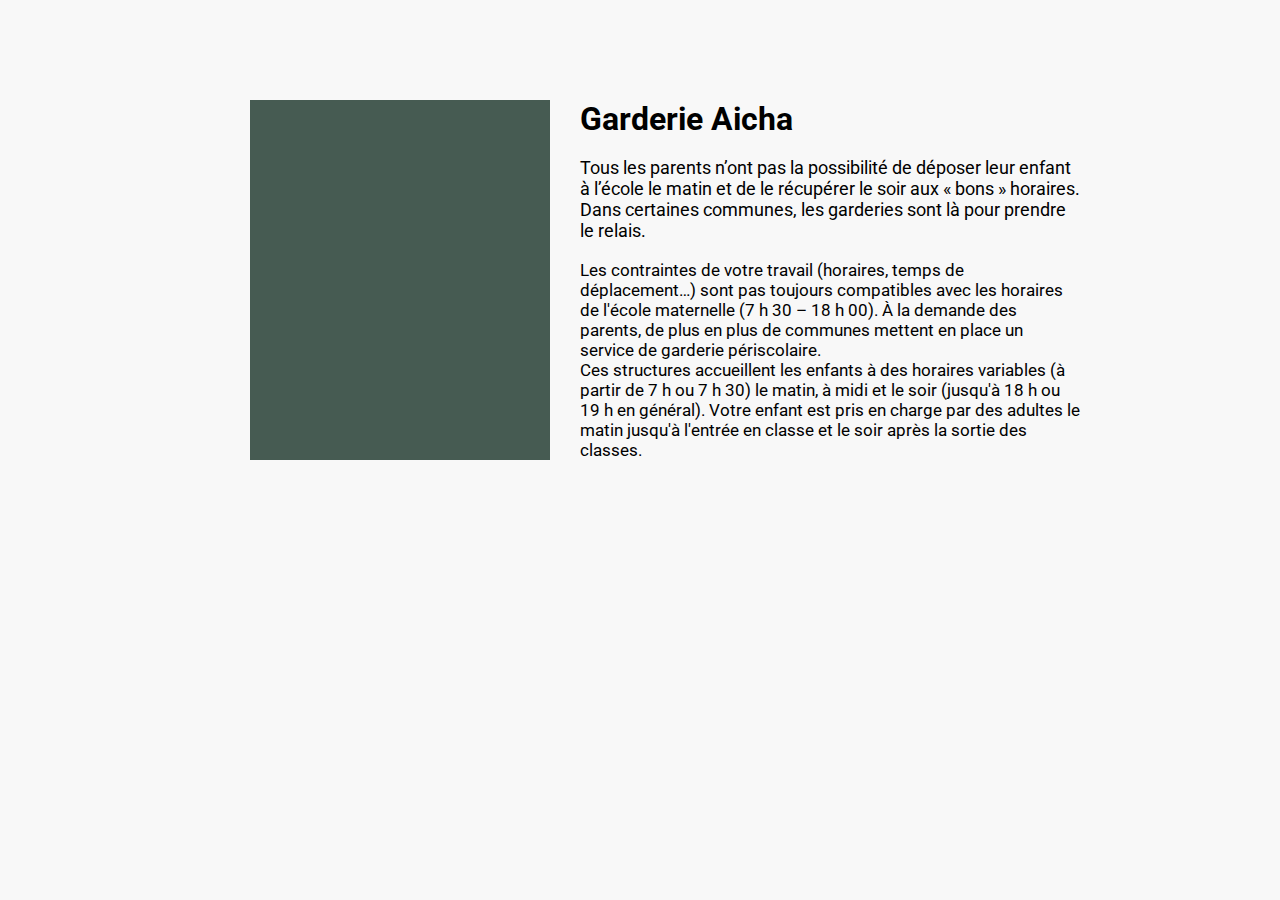
<file: index.html>
<!DOCTYPE html>
<html lang="en">
<head>
    <meta charset="UTF-8">
    <meta http-equiv="X-UA-Compatible" content="IE=edge">
    <meta name="viewport" content="width=device-width, initial-scale=1.0">
    <title>Document</title>
    <link rel="stylesheet" href="/style.css">
    <link rel="stylesheet" href="https://fonts.googleapis.com/css2?family=Material+Symbols+Outlined:opsz,wght,FILL,GRAD@48,400,0,0" />
</head>
<body>
    <div class="ind">
        <div class="imagee"></div>

        <div class="textt">
            <div class="titre"><h1>Garderie Aicha</h1></div> <br>
            <div class="parag">
                <p class="soustitre">Tous les parents n’ont pas la possibilité de déposer leur enfant à l’école le matin et de le récupérer le soir aux « bons » horaires. Dans certaines communes, les garderies sont là pour prendre le relais.</p>
                <br>
                <p class="descr">Les contraintes de votre travail (horaires, temps de déplacement…) sont pas toujours compatibles avec les horaires de l'école maternelle (7 h 30 – 18 h 00). À la demande des parents, de plus en plus de communes mettent 
                    en place un service de garderie périscolaire.
                    <br> Ces structures accueillent les enfants à des horaires variables (à partir de 7 h ou 7 h 30) le matin, à midi et le soir (jusqu'à 18 h ou 19 h en général). Votre enfant est pris en charge par des adultes le matin jusqu'à l'entrée en classe et le soir après la sortie des classes.</p>
            </div>
        </div>
    </div>
    
</body>
</html>
</file>
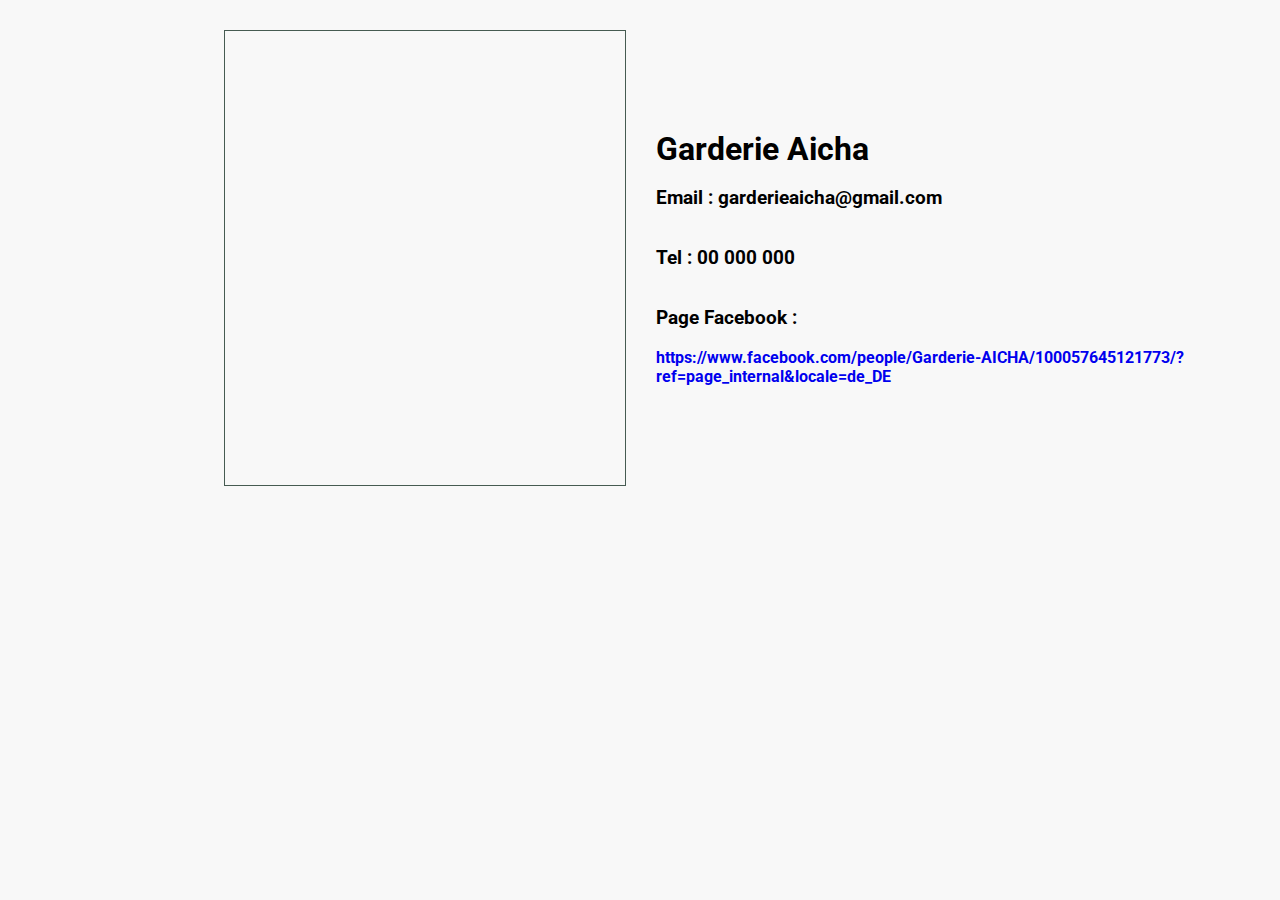
<file: Contact.html>
<!DOCTYPE html>
<html lang="en">
<head>
    <meta charset="UTF-8">
    <meta http-equiv="X-UA-Compatible" content="IE=edge">
    <meta name="viewport" content="width=device-width, initial-scale=1.0">
    <title>Document</title>
    <link rel="stylesheet" href="/style.css">
    <link rel="stylesheet" href="https://fonts.googleapis.com/css2?family=Material+Symbols+Outlined:opsz,wght,FILL,GRAD@48,400,0,0" />
</head>
<body>
    <center>
        <h1></h1>
    </center>

    <div class="centt">
        <div class="maps">
            <iframe class="maps" src="https://www.google.com/maps/embed?pb=!1m18!1m12!1m3!1d1128.6617951924557!2d10.251442879619516!3d36.85833637010775!2m3!1f0!2f0!3f0!3m2!1i1024!2i768!4f13.1!3m3!1m2!1s0x12e2cb24a0ff52f1%3A0xa6974033f6ae398!2sGarderie%20Aicha%20L&#39;Aouina!5e0!3m2!1sfr!2stn!4v1684507749197!5m2!1sfr!2stn" width="400" height="450" style="border:0;" allowfullscreen="" loading="lazy" referrerpolicy="no-referrer-when-downgrade"></iframe>
        </div>


        <div class="text2">
            <h1>Garderie Aicha</h1>
            <br>
            <h3>Email : garderieaicha@gmail.com</h3><h3></h3>
            <br><br>
            <h3>Tel : 00 000 000 </h3><h3</h3>
            <br><br>
            <h3>Page Facebook :</h3><br>
            <h4><a href="https://www.facebook.com/people/Garderie-AICHA/100057645121773/?ref=page_internal&locale=de_DE">https://www.facebook.com/people/Garderie-AICHA/100057645121773/?ref=page_internal&locale=de_DE</a></h4>
        </div>
    </div>
    
</body>
</html>
</file>
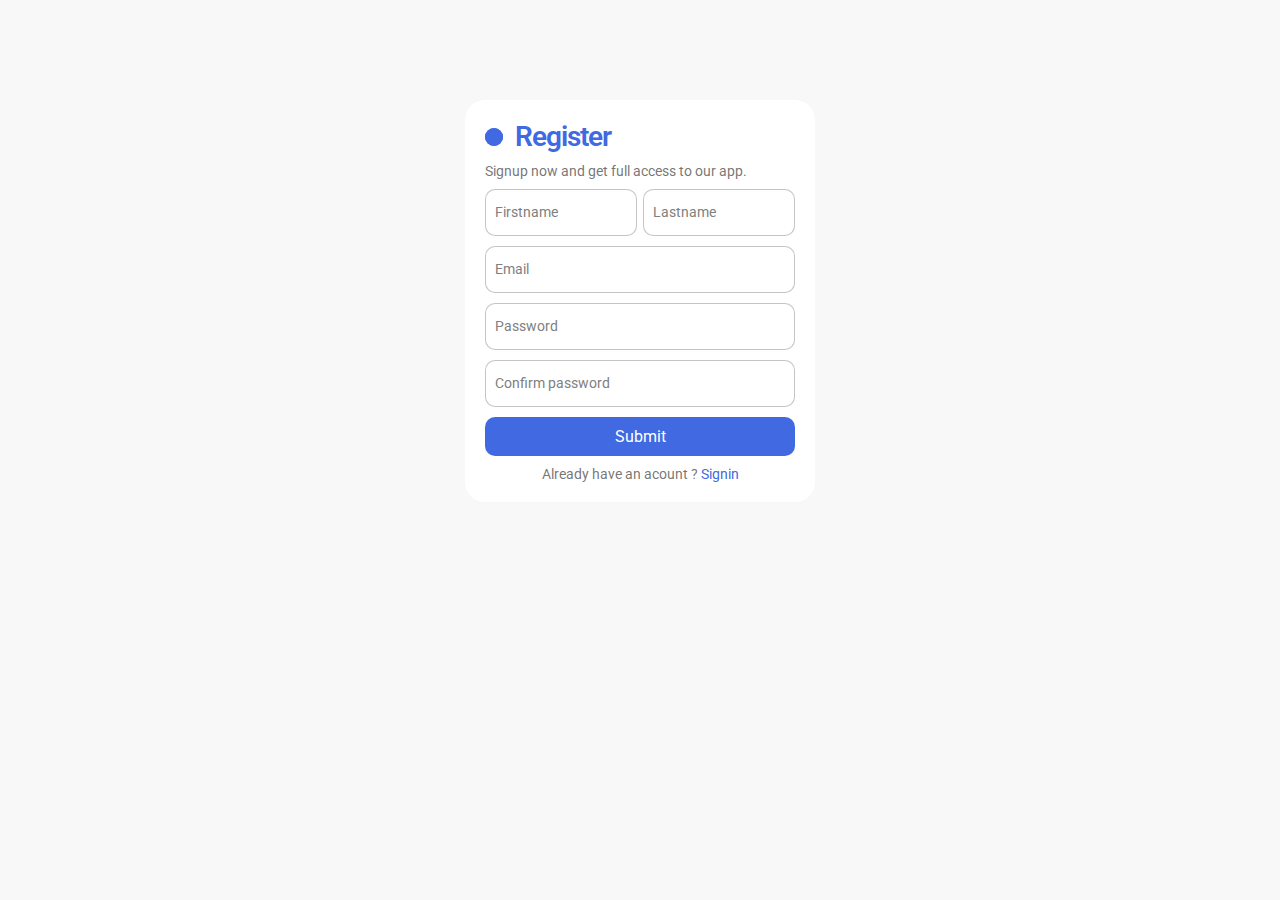
<file: login.html>
<!DOCTYPE html>
<html lang="en">
<head>
    <meta charset="UTF-8">
    <meta http-equiv="X-UA-Compatible" content="IE=edge">
    <meta name="viewport" content="width=device-width, initial-scale=1.0">
    <title>Document</title>
    <link rel="stylesheet" href="style.css">
    <link rel="stylesheet" href="https://fonts.googleapis.com/css2?family=Material+Symbols+Outlined:opsz,wght,FILL,GRAD@48,400,0,0" />
</head>
<body>

    
    <div class="register">
        <form class="form">
            <p class="title">Register </p>
            <p class="message">Signup now and get full access to our app. </p>
                <div class="flex">
                <label>
                    <input required="" placeholder="" type="text" class="input">
                    <span>Firstname</span>
                </label>
        
                <label>
                    <input required="" placeholder="" type="text" class="input">
                    <span>Lastname</span>
                </label>
            </div>  
                    
            <label>
                <input required="" placeholder="" type="email" class="input">
                <span>Email</span>
            </label> 
                
            <label>
                <input required="" placeholder="" type="password" class="input">
                <span>Password</span>
            </label>
            <label>
                <input required="" placeholder="" type="password" class="input">
                <span>Confirm password</span>
            </label>
            <button class="submit">Submit</button>
            <p class="signin">Already have an acount ? <a href="#">Signin</a> </p>
        </form>
    </div>


    
</body>
</html>
</file>
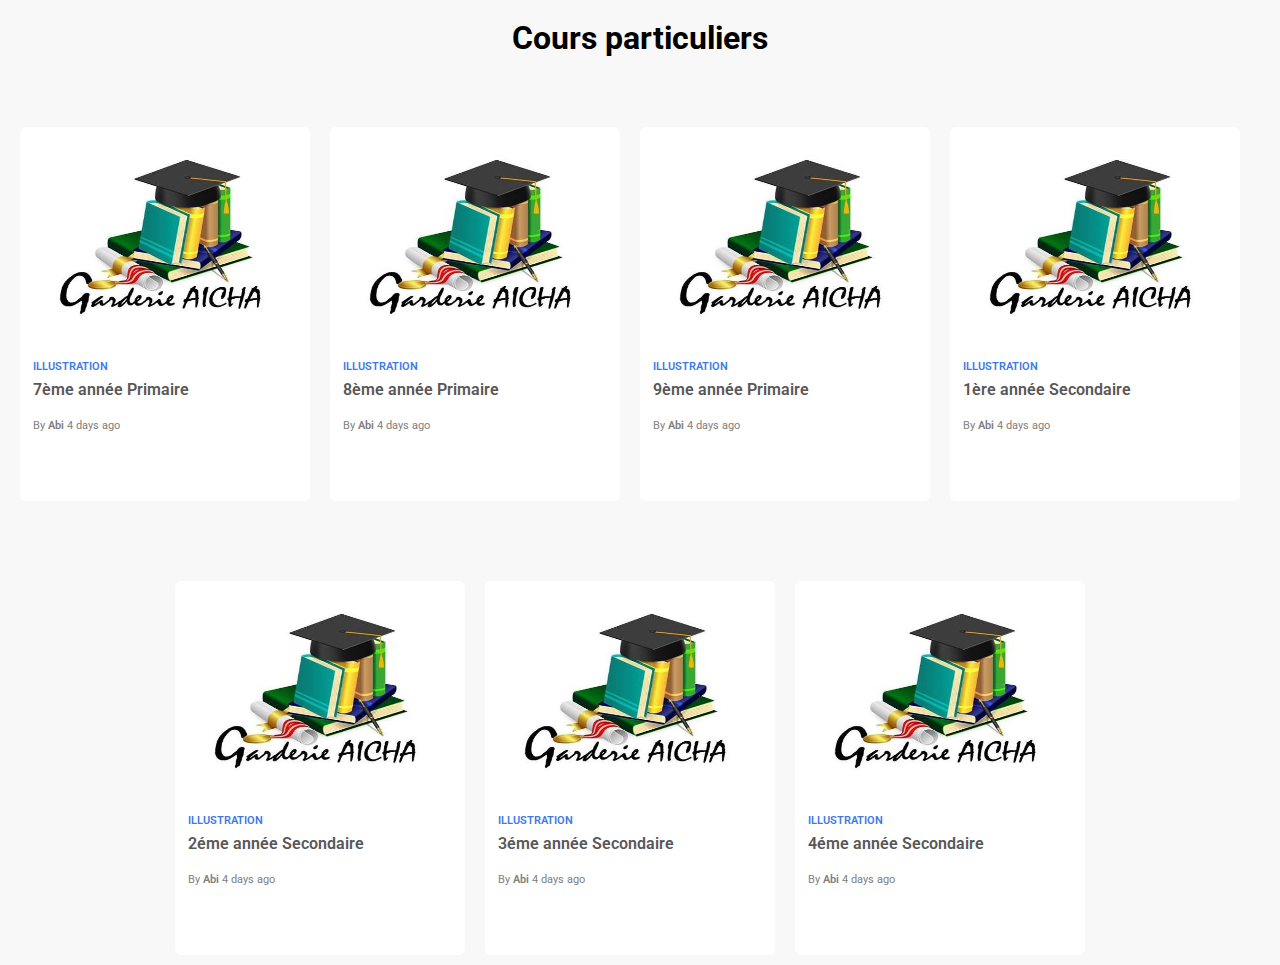
<file: programme.html>
<!DOCTYPE html>
<html lang="en">
<head>
    <meta charset="UTF-8">
    <meta http-equiv="X-UA-Compatible" content="IE=edge">
    <meta name="viewport" content="width=device-width, initial-scale=1.0">
    <title>Document</title>
    <link rel="stylesheet" href="style.css">
    <link rel="stylesheet" href="https://fonts.googleapis.com/css2?family=Material+Symbols+Outlined:opsz,wght,FILL,GRAD@48,400,0,0" />
</head>
<body>
    <br>
    <center><h1 >
        Cours particuliers
        </h1></center>

    <div class="niveaux">
        <div class="line">

            <a href="/programmes/7eme.html" class="carda">
                <div class="card">
                    <div class="card-image"><img src="logo.jpg"  alt=""></div>
                    <div class="category"> Illustration </div>
                    <div class="heading"> 7ème année Primaire 
                        <div class="author"> By <span class="name">Abi</span> 4 days ago</div>
                    </div>
                </div>
            </a>

            <a href="/programmes/8eme.html" class="carda">
                <div class="card">
                    <div class="card-image"><img src="logo.jpg"  alt=""></div>
                    <div class="category"> Illustration </div>
                    <div class="heading">8ème année Primaire
                        <div class="author"> By <span class="name">Abi</span> 4 days ago</div>
                    </div>
                </div>
            </a>

            <a href="/programmes/9eme.html" class="carda">
                <div class="card">
                    <div class="card-image"><img src="logo.jpg"  alt=""></div>
                    <div class="category"> Illustration </div>
                    <div class="heading">9ème année Primaire
                        <div class="author"> By <span class="name">Abi</span> 4 days ago</div>
                    </div>
                </div>
            </a>

            <a href="/programmes/9eme.html" class="carda">
            <div class="card">
                <div class="card-image"><img src="logo.jpg"  alt=""></div>
                <div class="category"> Illustration </div>
                <div class="heading"> 1ère année Secondaire
                    <div class="author"> By <span class="name">Abi</span> 4 days ago</div>
                </div>
            </div>
            </a>
            
        </div>

        <div class="line">
            <a href="/programmes/8eme.html" class="carda">
                <div class="card">
                    <div class="card-image"><img src="logo.jpg"  alt=""></div>
                    <div class="category"> Illustration </div>
                    <div class="heading">2éme année Secondaire
                        <div class="author"> By <span class="name">Abi</span> 4 days ago</div>
                    </div>
                </div>
            </a>

            <a href="/programmes/9eme.html" class="carda">
                <div class="card">
                    <div class="card-image"><img src="logo.jpg"  alt=""></div>
                    <div class="category"> Illustration </div>
                    <div class="heading"> 3éme année Secondaire
                        <div class="author"> By <span class="name">Abi</span> 4 days ago</div>
                    </div>
                </div>
            </a>

            <a href="/programmes/9eme.html" class="carda">
            <div class="card">
                <div class="card-image"><img src="logo.jpg"  alt=""></div>
                <div class="category"> Illustration </div>
                <div class="heading"> 4éme année Secondaire
                    <div class="author"> By <span class="name">Abi</span> 4 days ago</div>
                </div>
            </div>
            </a>
            
        </div>

        
    </div>

    

    

    </body>
</file>
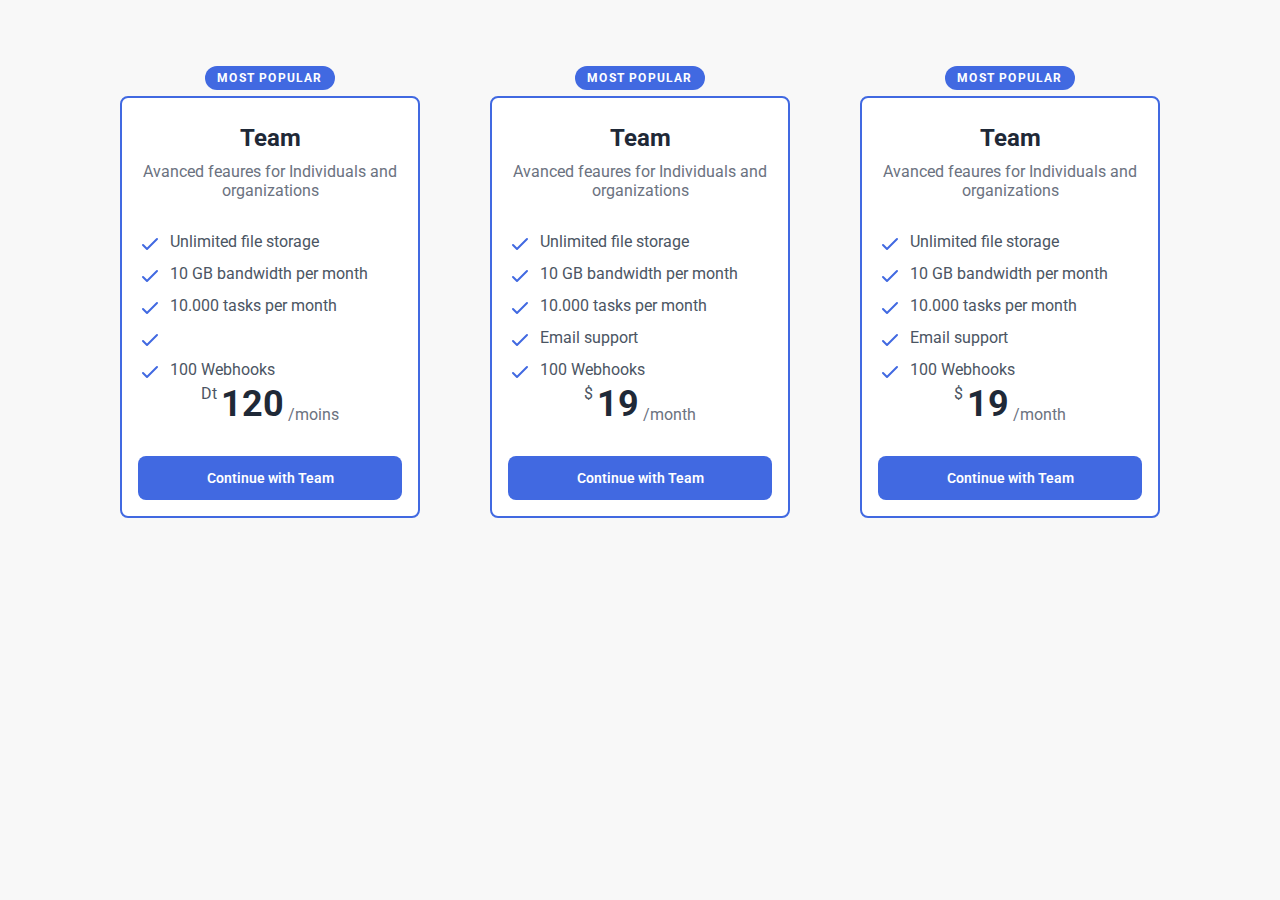
<file: tarifs.html>
<!DOCTYPE html>
<html lang="en">
<head>
    <meta charset="UTF-8">
    <meta http-equiv="X-UA-Compatible" content="IE=edge">
    <meta name="viewport" content="width=device-width, initial-scale=1.0">
    <title>Document</title>
    <link rel="stylesheet" href="style.css">
    <link rel="stylesheet" href="https://fonts.googleapis.com/css2?family=Material+Symbols+Outlined:opsz,wght,FILL,GRAD@48,400,0,0" />
</head>
<body>
    <div class="tarifs">
        <div class="ligne1">
            <div class="pack_card">
                <div class="banner">
                  <span class="banner_tag">most popular</span>
                </div>
                <div class="pack_name">Team</div>
      
                <p class="description">Avanced feaures for Individuals and organizations</p>
      
                <div class="lists">
                  <div class="list">
                    <svg xmlns="http://www.w3.org/2000/svg" fill="none" viewBox="0 0 24 24" stroke="currentColor">
                      <path stroke-linecap="round" stroke-linejoin="round" stroke-width="2" d="M5 13l4 4L19 7"></path>
                    </svg>
                    <span>Unlimited file storage</span>
                  </div>
                  <div class="list">
                    <svg xmlns="http://www.w3.org/2000/svg" fill="none" viewBox="0 0 24 24" stroke="currentColor">
                      <path stroke-linecap="round" stroke-linejoin="round" stroke-width="2" d="M5 13l4 4L19 7"></path>
                    </svg>
                    <span>10 GB bandwidth per month</span>
                  </div>
                  <div class="list">
                    <svg xmlns="http://www.w3.org/2000/svg" fill="none" viewBox="0 0 24 24" stroke="currentColor">
                      <path stroke-linecap="round" stroke-linejoin="round" stroke-width="2" d="M5 13l4 4L19 7"></path>
                    </svg>
      
                    <span>10.000 tasks per month</span>
                  </div>
                  <div class="list">
                    <svg xmlns="http://www.w3.org/2000/svg" fill="none" viewBox="0 0 24 24" stroke="currentColor">
                      <path stroke-linecap="round" stroke-linejoin="round" stroke-width="2" d="M5 13l4 4L19 7"></path>
                    </svg>
      
                    <span></span>
                  </div>
                  <div class="list">
                    <svg xmlns="http://www.w3.org/2000/svg" fill="none" viewBox="0 0 24 24" stroke="currentColor">
                      <path stroke-linecap="round" stroke-linejoin="round" stroke-width="2" d="M5 13l4 4L19 7"></path>
                    </svg>
      
                    <span>100 Webhooks</span>
                  </div>
                  
              </div>
              <div class="bottom">
                <div class="price_container">
                  <span class="devise">Dt</span>
                  <span class="price">120</span>
                  <span class="date">/moins</span>
                </div>
                <a class="btn" href="#">Continue with Team</a>
              </div>
            </div>

            <div class="pack_card">
                <div class="banner">
                  <span class="banner_tag">most popular</span>
                </div>
                <div class="pack_name">Team</div>
      
                <p class="description">Avanced feaures for Individuals and organizations</p>
      
                <div class="lists">
                  <div class="list">
                    <svg xmlns="http://www.w3.org/2000/svg" fill="none" viewBox="0 0 24 24" stroke="currentColor">
                      <path stroke-linecap="round" stroke-linejoin="round" stroke-width="2" d="M5 13l4 4L19 7"></path>
                    </svg>
                    <span>Unlimited file storage</span>
                  </div>
                  <div class="list">
                    <svg xmlns="http://www.w3.org/2000/svg" fill="none" viewBox="0 0 24 24" stroke="currentColor">
                      <path stroke-linecap="round" stroke-linejoin="round" stroke-width="2" d="M5 13l4 4L19 7"></path>
                    </svg>
                    <span>10 GB bandwidth per month</span>
                  </div>
                  <div class="list">
                    <svg xmlns="http://www.w3.org/2000/svg" fill="none" viewBox="0 0 24 24" stroke="currentColor">
                      <path stroke-linecap="round" stroke-linejoin="round" stroke-width="2" d="M5 13l4 4L19 7"></path>
                    </svg>
      
                    <span>10.000 tasks per month</span>
                  </div>
                  <div class="list">
                    <svg xmlns="http://www.w3.org/2000/svg" fill="none" viewBox="0 0 24 24" stroke="currentColor">
                      <path stroke-linecap="round" stroke-linejoin="round" stroke-width="2" d="M5 13l4 4L19 7"></path>
                    </svg>
      
                    <span>Email support</span>
                  </div>
                  <div class="list">
                    <svg xmlns="http://www.w3.org/2000/svg" fill="none" viewBox="0 0 24 24" stroke="currentColor">
                      <path stroke-linecap="round" stroke-linejoin="round" stroke-width="2" d="M5 13l4 4L19 7"></path>
                    </svg>
      
                    <span>100 Webhooks</span>
                  </div>
                  
              </div>
              <div class="bottom">
                <div class="price_container">
                  <span class="devise">$</span>
                  <span class="price">19</span>
                  <span class="date">/month</span>
                </div>
                <a class="btn" href="#">Continue with Team</a>
              </div>
            </div>

            <div class="pack_card">
                <div class="banner">
                  <span class="banner_tag">most popular</span>
                </div>
                <div class="pack_name">Team</div>
      
                <p class="description">Avanced feaures for Individuals and organizations</p>
      
                <div class="lists">
                  <div class="list">
                    <svg xmlns="http://www.w3.org/2000/svg" fill="none" viewBox="0 0 24 24" stroke="currentColor">
                      <path stroke-linecap="round" stroke-linejoin="round" stroke-width="2" d="M5 13l4 4L19 7"></path>
                    </svg>
                    <span>Unlimited file storage</span>
                  </div>
                  <div class="list">
                    <svg xmlns="http://www.w3.org/2000/svg" fill="none" viewBox="0 0 24 24" stroke="currentColor">
                      <path stroke-linecap="round" stroke-linejoin="round" stroke-width="2" d="M5 13l4 4L19 7"></path>
                    </svg>
                    <span>10 GB bandwidth per month</span>
                  </div>
                  <div class="list">
                    <svg xmlns="http://www.w3.org/2000/svg" fill="none" viewBox="0 0 24 24" stroke="currentColor">
                      <path stroke-linecap="round" stroke-linejoin="round" stroke-width="2" d="M5 13l4 4L19 7"></path>
                    </svg>
      
                    <span>10.000 tasks per month</span>
                  </div>
                  <div class="list">
                    <svg xmlns="http://www.w3.org/2000/svg" fill="none" viewBox="0 0 24 24" stroke="currentColor">
                      <path stroke-linecap="round" stroke-linejoin="round" stroke-width="2" d="M5 13l4 4L19 7"></path>
                    </svg>
      
                    <span>Email support</span>
                  </div>
                  <div class="list">
                    <svg xmlns="http://www.w3.org/2000/svg" fill="none" viewBox="0 0 24 24" stroke="currentColor">
                      <path stroke-linecap="round" stroke-linejoin="round" stroke-width="2" d="M5 13l4 4L19 7"></path>
                    </svg>
      
                    <span>100 Webhooks</span>
                  </div>
                  
              </div>
              <div class="bottom">
                <div class="price_container">
                  <span class="devise">$</span>
                  <span class="price">19</span>
                  <span class="date">/month</span>
                </div>
                <a class="btn" href="#">Continue with Team</a>
              </div>
            </div>


            
        </div>
    </div>
</body>
</html>
</file>
<file: style.css>
@import url('https://fonts.googleapis.com/css2?family=Roboto:wght@300&display=swap');

a{
    text-decoration: none;
}

*{
    margin: 0;
    padding: 0;
    box-sizing: border-box;
    font-family: 'Roboto', sans-serif;
    
}
body{
  background-color: rgba(236, 236, 236, 0.357);
}


.form {
    display: flex;
    flex-direction: column;
    gap: 10px;
    max-width: 350px;
    background-color: #ffffff;
    padding: 20px;
    border-radius: 20px;
    position: relative;
  }
  
  .title {
    font-size: 28px;
    color: royalblue;
    font-weight: 600;
    letter-spacing: -1px;
    position: relative;
    display: flex;
    align-items: center;
    padding-left: 30px;
  }
  
  .title::before,.title::after {
    position: absolute;
    content: "";
    height: 16px;
    width: 16px;
    border-radius: 50%;
    left: 0px;
    background-color: royalblue;
  }
  
  .title::before {
    width: 18px;
    height: 18px;
    background-color: royalblue;
  }
  
  .title::after {
    width: 18px;
    height: 18px;
    animation: pulse 1s linear infinite;
  }
  
  .message, .signin {
    color: rgba(88, 87, 87, 0.822);
    font-size: 14px;
  }
  
  .signin {
    text-align: center;
  }
  
  .signin a {
    color: royalblue;
  }
  
  .signin a:hover {
    text-decoration: underline royalblue;
  }
  
  .flex {
    display: flex;
    width: 100%;
    gap: 6px;
  }
  
  .form label {
    position: relative;
  }
  
  .form label .input {
    width: 100%;
    padding: 10px 10px 20px 10px;
    outline: 0;
    border: 1px solid rgba(105, 105, 105, 0.397);
    border-radius: 10px;
  }
  
  .form label .input + span {
    position: absolute;
    left: 10px;
    top: 15px;
    color: grey;
    font-size: 0.9em;
    cursor: text;
    transition: 0.3s ease;
  }
  
  .form label .input:placeholder-shown + span {
    top: 15px;
    font-size: 0.9em;
  }
  
  .form label .input:focus + span,.form label .input:valid + span {
    top: 30px;
    font-size: 0.7em;
    font-weight: 600;
  }
  
  .form label .input:valid + span {
    color: green;
  }
  
  .submit {
    border: none;
    outline: none;
    background-color: royalblue;
    padding: 10px;
    border-radius: 10px;
    color: #fff;
    font-size: 16px;
    transform: .3s ease;
  }
  
  .submit:hover {
    background-color: rgb(56, 90, 194);
  }
  
  @keyframes pulse {
    from {
      transform: scale(0.9);
      opacity: 1;
    }
  
    to {
      transform: scale(1.8);
      opacity: 0;
    }
  }

.register{
    align-items: center;
    justify-content: center;
    display: flex;
    margin-top: 100px;

}

#header{
    display: flex;
    
    justify-content: space-between;
    padding: 10px 40px  10px 80px;
    background-color: rgb(56, 90, 194);
    box-shadow: 0 5px rgba(0, 0, 0 , 0.06);
    z-index: 999;
    position: sticky;
    top: 0;
    left: 0;
}

#navbar{
    display: flex;
    align-items: center;
    justify-content: space-between;
    
    padding-top: 2px;
}

#navbar li {
    list-style: none;
    padding: 0 20px;
    position: relative;
}

#navbar li a{
    text-decoration: none;
    font-size: 16px;
    font-weight: 600;
    color: #222;
    transition: 0.3s ease;
}

#navbar li a:hover,
#navbar li a.active{
    color: #fff;
}

#navbar li a.active::after, 
#navbar li a:hover::after{
    content: "";
    width: 30%;
    height: 2px;
    background: rgb(56, 90, 194);
    position: absolute;
    bottom: -4px;
    left: 20px;

}
.material-symbols-outlined{
    margin-left: 40px;
    color: #ffffff;
    padding-top: 20px;
    
}
.signin-disp{
    justify-content: center;
    align-items: center;

}
.section-p1{
    display: flex;
    flex-wrap: wrap;
    justify-content: space-between;
    background-color: rgb(56, 90, 194);
    margin-top: 20px;
    color: #fff;
}

.col{
    display: flex;
    flex-direction: column;
    align-items: flex-start;
    margin-bottom: 10px;
    margin-top:30px;
    margin-left: 100px;

}

.section-p1 h4{
    font-size: 19px;
    padding-bottom: 20px;
}

.section-p1 p{
    font-size: 15px;
    margin: 0 0 8px 0;
}

.section-p1 a{
    font-size: 13px;
    text-decoration: none;
    color: #ffffff;
    margin-bottom: 10px ;
}

.section-p1 .follow{
    color: #222;
    padding-right: 4px;
    cursor: pointer;
}

.section-p1 .follow i{
    color: #465b52;
    padding-right: 7px;
    cursor: pointer;
}
/* inspired form gumroad website */
.buttonsig {
  --bg: #000;
  --hover-bg: #ffffff;
  --hover-text: #000;
  color: #fff;
  border: 1px solid var(--bg);
  border-radius: 4px;
  margin-top: 10px;
  padding-left: 10px;
  padding-right: 10px;
  background: var(--bg);
  transition: 0.2s;
  margin-left: 35px;
  padding: 10px 15px 10px 15px;
}

.buttonsig:hover {
  color: var(--hover-text);
  transform: translate(-0.25rem,-0.25rem);
  background: var(--hover-bg);
  box-shadow: 0.25rem 0.25rem var(--bg);
}

.buttonsig:active {
  transform: translate(0);
  box-shadow: none;
}
.imin{
  display: flex;
}
.sig1{
  display: flex;
}

.card {
  width: 290px;
  height: 374px;
  background: white;
  padding: .4em;
  border-radius: 6px;
  
}

.card-image {
  background-color: rgb(236, 236, 236);
  width: 100%;
  height: 60%;
  border-radius: 6px 6px 0 0;
}
.card-image img{
  width: 100%;
  height: 100%;
}
/*.carda{
  border: 0.01px solid #465b52;

}*/

.card-image:hover {
  transform: scale(0.98);
}

.category {
  text-transform: uppercase;
  font-size: 0.7em;
  font-weight: 600;
  color: rgb(63, 121, 230);
  padding: 10px 7px 0;
}

.category:hover {
  cursor: pointer;
}

.heading {
  font-weight: 600;
  color: rgb(88, 87, 87);
  padding: 7px;
}

.heading:hover {
  cursor: pointer;
}

.author {
  color: gray;
  font-weight: 400;
  font-size: 11px;
  padding-top: 20px;
}

.name {
  font-weight: 600;
}

.name:hover {
  cursor: pointer;
}
.line{
  display: flex;
  justify-content: center;
  align-items: center;
  padding: 10px 10px 10px 10px;
}
.line .card{
  margin-top: 30px;
}
.line .carda{
  padding-right: 20px;
  margin-top: 30px;

}
.ind{
  display: flex;
  margin-top: 100px;

}

.imagee{
  width: 300px;
  background-color: #465b52;
  height: 360px;
  margin-left: 250px;
  
}
.textt {
  margin-left: 30px;
  width: 500px;
}
.soustitre{
  font-size: 18px;
}
.descr{
  font-size: 17px;
}
.tarifs .ligne1{
  display: flex;
  justify-content: space-between;
  align-items: center;
  padding: 20px;
  margin-right: 100px;
  margin-left: 100px;
  margin-top: 60px;
}


.pack_card {
  position: relative;
  display: flex;
  flex-direction: column;
  border-radius: 0.5rem;
  border: 2px solid royalblue;
  padding: 1.5rem 1rem 1rem 1rem;
  margin-top: 1rem;
  background-color: #fff;
  max-width: 300px;
}

.banner {
  position: absolute;
  left: 0px;
  right: 0px;
  top: -2rem;
  display: flex;
  justify-content: center;
}

.banner_tag {
  display: flex;
  height: 1.5rem;
  align-items: center;
  justify-content: center;
  border-radius: 9999px;
  background-color: royalblue;
  padding: 0.25rem 0.75rem;
  font-size: 0.75rem;
  line-height: 1rem;
  font-weight: 700;
  text-transform: uppercase;
  letter-spacing: 0.1em;
  color: #fff;
}

.pack_name {
  margin-bottom: 0.5rem;
  text-align: center;
  font-size: 1.5rem;
  line-height: 2rem;
  font-weight: 700;
  color: rgb(31 41 55 );
}

.description {
  margin: 0 auto 2rem auto;
  text-align: center;
  color: rgb(107 114 128 );
}

.lists > :not([hidden]) ~ :not([hidden]) {
  margin-top: 0.5rem;
}

.list {
  display: flex;
  gap: 0.5rem;
}

.list svg {
  height: 1.5rem;
  width: 1.5rem;
  flex-shrink: 0;
  color: royalblue;
}

.list span {
  color: rgb( 75 85 99 );
}

.bottom {
  margin-top: auto;
  display: flex;
  flex-direction: column;
  gap: 2rem;
}

.price_container {
  display: flex;
  align-items: flex-end;
  justify-content: center;
  gap: 0.25rem;
}

.devise {
  align-self: flex-start;
  color: rgb( 75 85 99 );
}

.price {
  font-size: 2.25rem;
  line-height: 2.5rem;
  font-weight: 700;
  color: rgb(31 41 55 );
}

.date {
  color: rgb(107 114 128 );
}

.btn {
  display: block;
  border-radius: 0.5rem;
  background-color: royalblue;
  padding: 0.75rem 2rem;
  text-align: center;
  font-size: 0.875rem;
  line-height: 1.25rem;
  font-weight: 600;
  color: #fff;
  outline: 2px solid transparent;
  outline-offset: 2px;
  transition: all .1s cubic-bezier(0.4, 0, 0.2, 1);
}

.btn:hover {
  background-color: royalblue;
}

.btn:active {
  background-color:royalblue;
}
.centt{
  display: flex;
  justify-content: center;
  align-items: center;
  margin-top: 30px;
  margin-left: 200px;
}
.text2{
  margin-left: 30px;
  width: 600px;
}
.maps{
  border:solid 1px #465b52;
}
</file>
